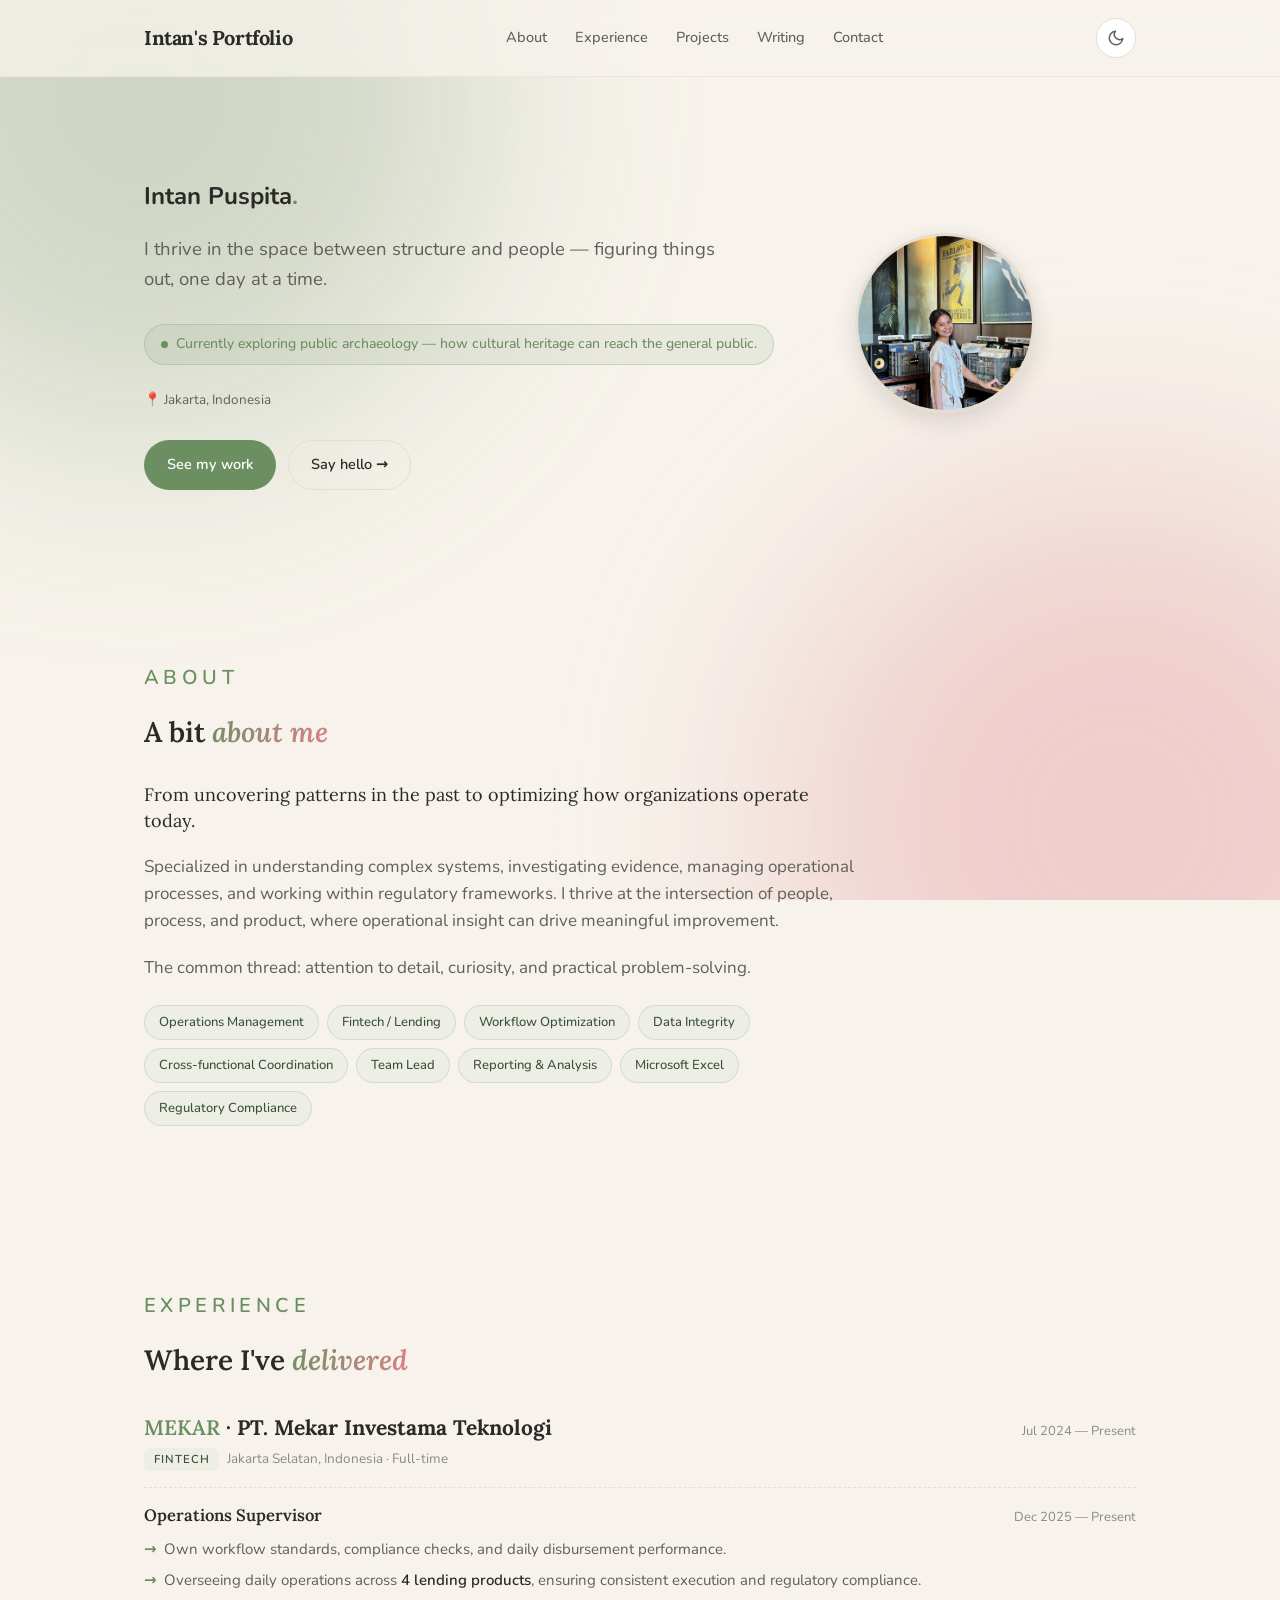
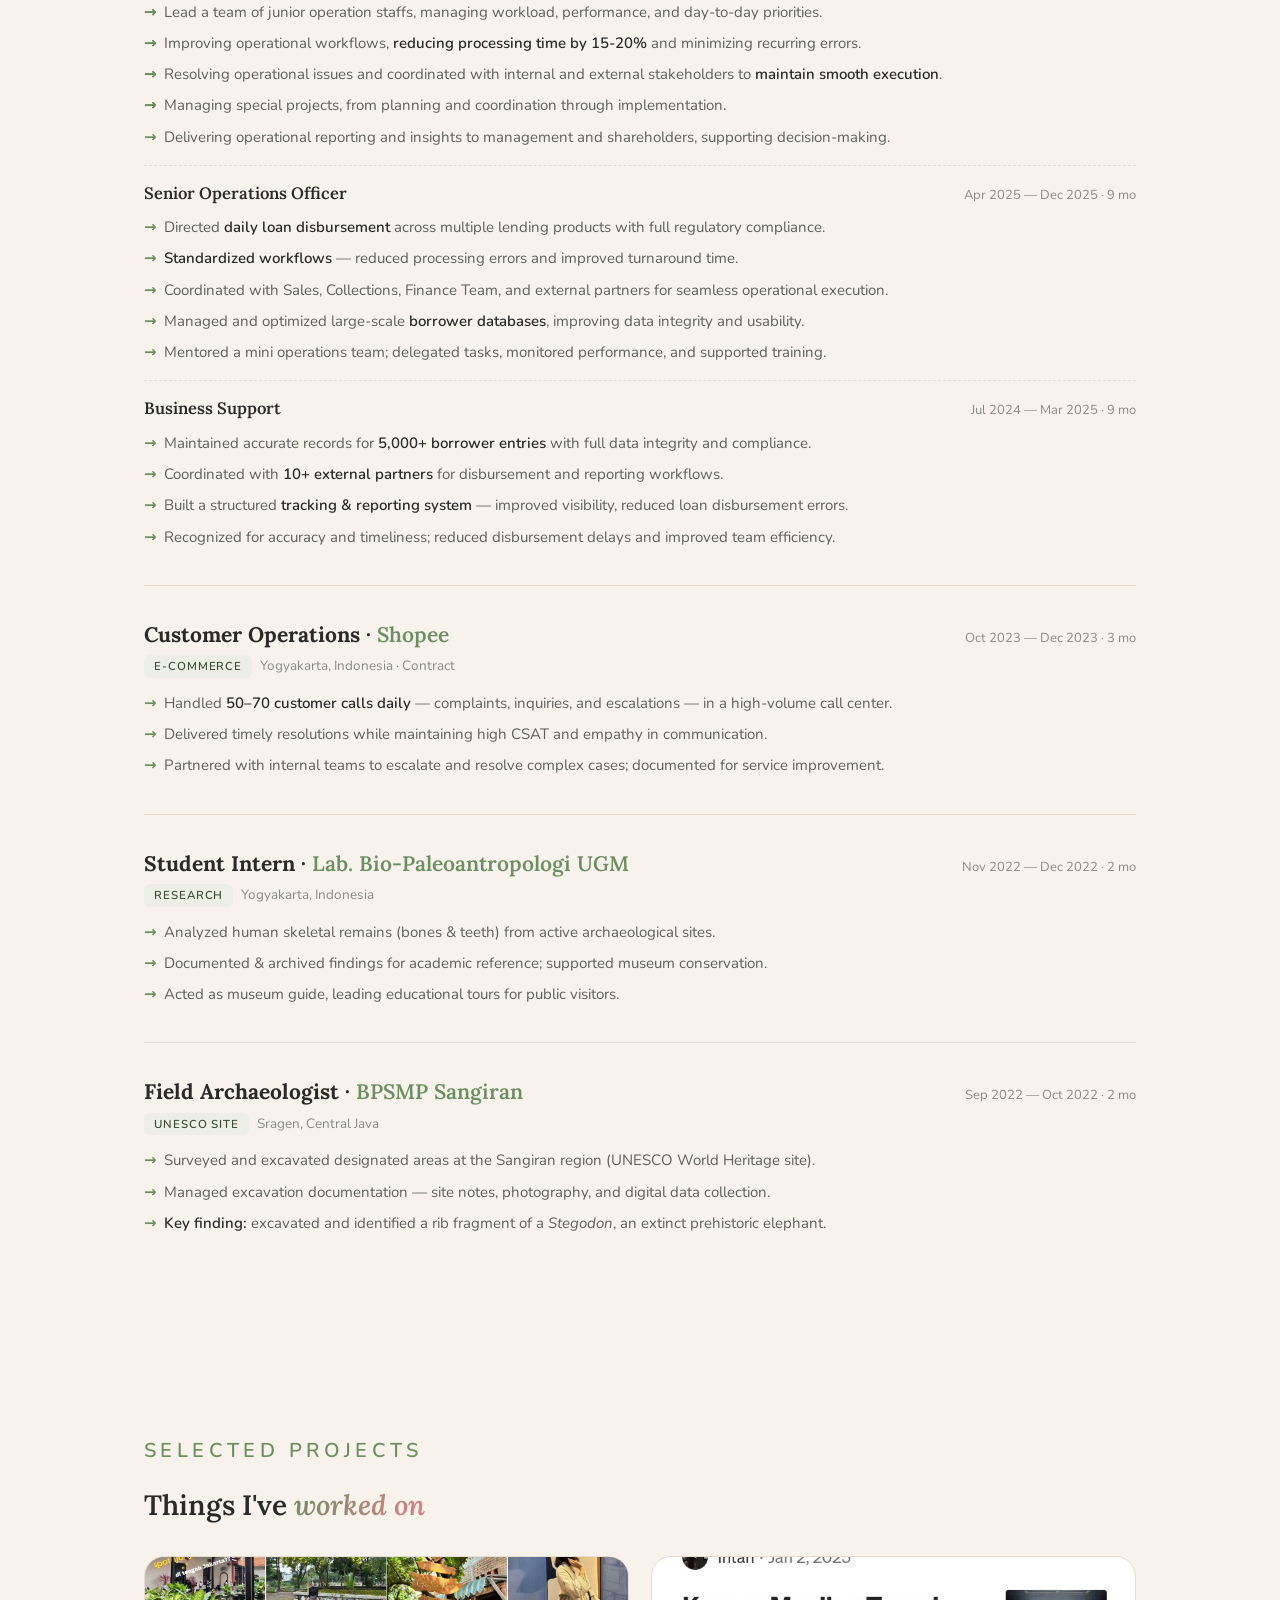
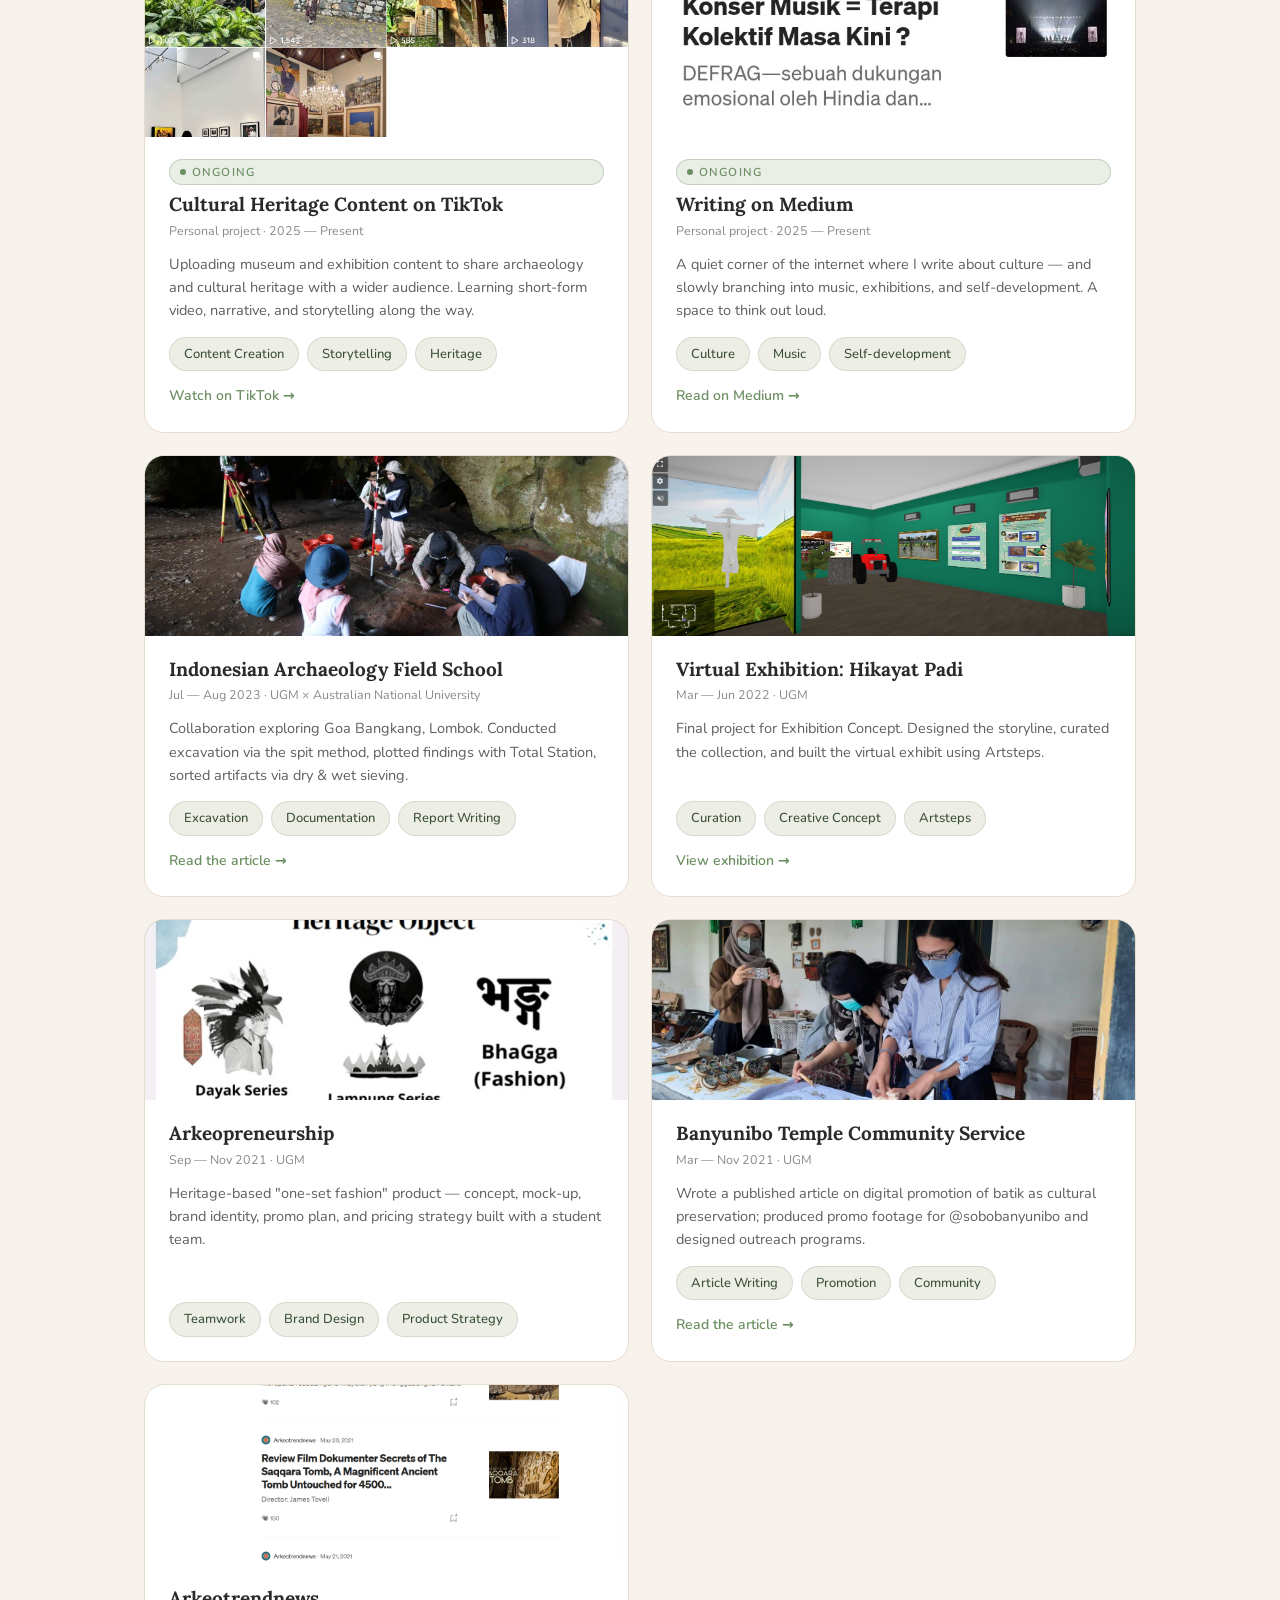
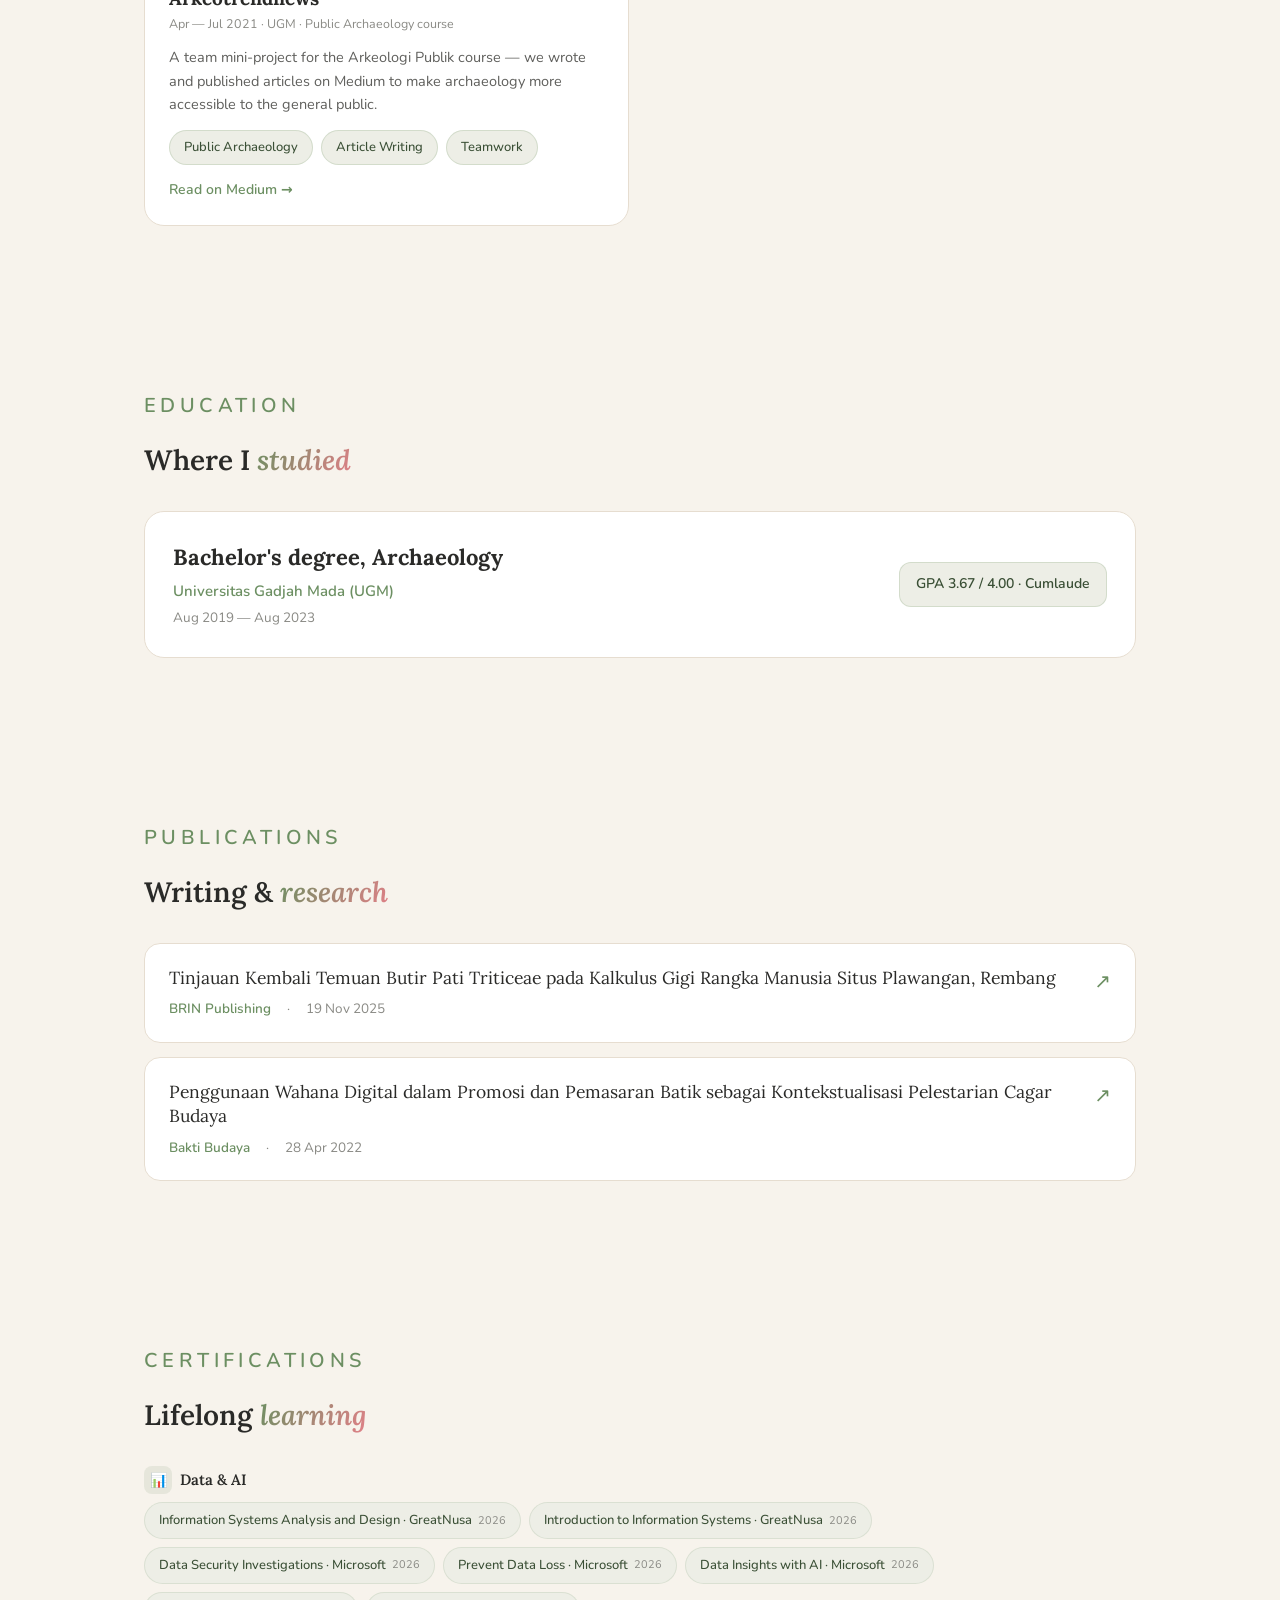
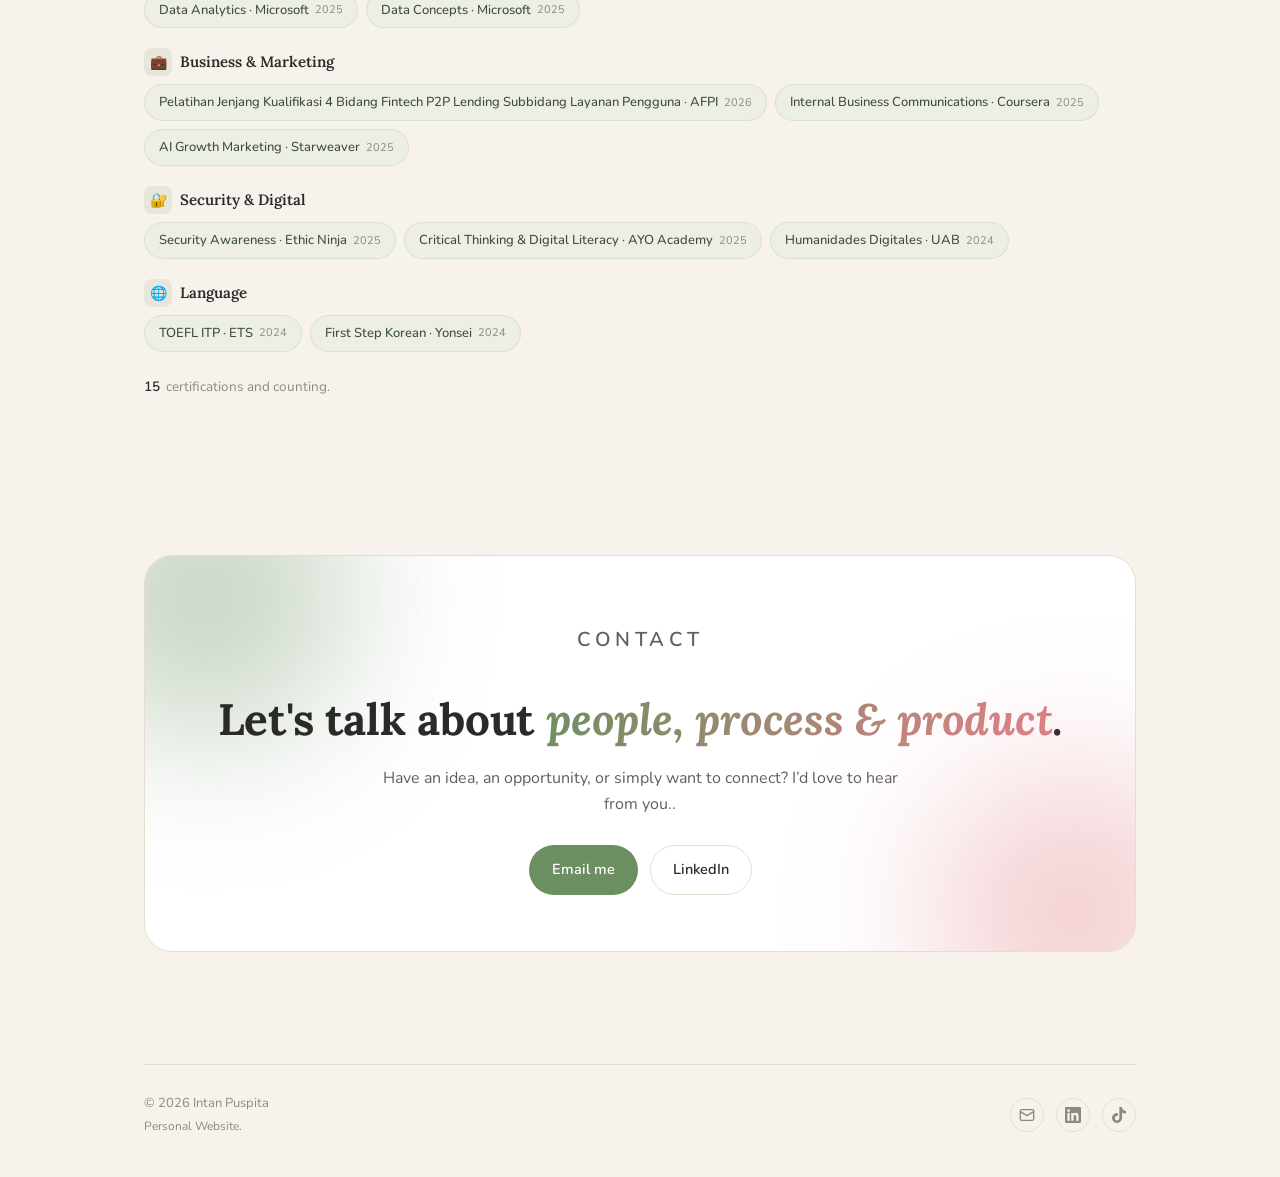
<file: index.html>
<!DOCTYPE html>
<html lang="en">
<head>
<meta charset="UTF-8" />
<meta name="viewport" content="width=device-width, initial-scale=1.0" />
<title>Intan Puspita Portfolio</title>
<meta name="description" content="Intan Puspita — Personal Website." />
<meta property="og:title" content="Intan Puspita — Personal Website" />
<meta property="og:type" content="website" />
<meta name="twitter:card" content="summary_large_image" />
<meta name="twitter:title" content="Intan Puspita — Personal Website" />
<link rel="preconnect" href="https://fonts.googleapis.com" />
<link rel="preconnect" href="https://fonts.gstatic.com" crossorigin />
<link href="https://fonts.googleapis.com/css2?family=Nunito:wght@400;500;600;700&family=Lora:ital,wght@0,400;0,600;0,700;1,400;1,600&display=swap" rel="stylesheet" />
<script>
  (function() {
    const saved = localStorage.getItem('theme');
    const prefersDark = window.matchMedia('(prefers-color-scheme: dark)').matches;
    document.documentElement.dataset.theme = saved || (prefersDark ? 'dark' : 'light');
  })();
</script>
<style>
  :root {
    --sage-200: #c8dac0;  --sage-300: #a7c29b;  --sage-400: #89ab7c;
    --sage-500: #6c8f62;  --sage-600: #54724d;
    --pink-200: #f5c7c9;  --pink-300: #eda4a8;  --pink-400: #e08087;
  }
  [data-theme="light"] {
    --bg: #f7f3ec; --surface: #ffffff; --border: #e6ddd0;
    --text: #2a2a28; --text-soft: #5f5f5c; --muted: #8a8a85;
    --accent: var(--sage-500); --accent-2: var(--pink-400);
    --chip-bg: #edeee6; --chip-text: #3a4f35;
  }
  [data-theme="dark"] {
    --bg: #1b1f1c; --surface: #23282a; --border: #353c38;
    --text: #ece7dc; --text-soft: #bfb9ad; --muted: #8f8a7e;
    --accent: #a7c29b; --accent-2: #eda4a8;
    --chip-bg: #2e3431; --chip-text: #cfd9c7;
  }
  * { box-sizing: border-box; }
  html { scroll-behavior: smooth; }
  body {
    font-family: 'Nunito', system-ui, sans-serif;
    background: var(--bg); color: var(--text);
    margin: 0; line-height: 1.6;
    -webkit-font-smoothing: antialiased;
    transition: background .4s ease, color .4s ease;
  }
  .font-display { font-family: 'Lora', Georgia, serif; letter-spacing: -0.005em; }
  .container { max-width: 1040px; margin: 0 auto; padding: 0 24px; }

  .bg-art { position: fixed; inset: 0; z-index: -1; overflow: hidden; pointer-events: none; }
  .bg-art::before, .bg-art::after {
    content: ''; position: absolute; width: 680px; height: 680px;
    border-radius: 50%; filter: blur(120px);
    transition: opacity .4s ease;
  }
  .bg-art::before { background: var(--accent); top: -240px; left: -200px; opacity: .28; }
  .bg-art::after  { background: var(--accent-2); bottom: -260px; right: -180px; opacity: .32; }
  [data-theme="dark"] .bg-art::before, [data-theme="dark"] .bg-art::after { opacity: .18; }

  /* NAV */
  header.nav {
    position: sticky; top: 0; z-index: 40;
    backdrop-filter: blur(12px);
    background: color-mix(in srgb, var(--bg) 75%, transparent);
    border-bottom: 1px solid color-mix(in srgb, var(--border) 60%, transparent);
  }
  nav { display: flex; align-items: center; justify-content: space-between; padding: 18px 0; }
  .brand {
    font-family: 'Lora', serif; font-weight: 700; font-size: 20px;
    color: var(--text); text-decoration: none; letter-spacing: -0.02em;
  }
  .brand span { color: var(--accent); }
  .nav-links { display: flex; gap: 28px; list-style: none; padding: 0; margin: 0; }
  .nav-links a {
    color: var(--text-soft); text-decoration: none; font-size: 14.5px; font-weight: 500;
    position: relative; transition: color .2s;
  }
  .nav-links a::after {
    content: ''; position: absolute; left: 0; bottom: -6px; width: 0; height: 2px;
    background: var(--accent); border-radius: 2px; transition: width .3s ease;
  }
  .nav-links a:hover { color: var(--text); }
  .nav-links a:hover::after { width: 100%; }
  .theme-toggle {
    width: 40px; height: 40px; border-radius: 50%;
    border: 1px solid var(--border); background: var(--surface);
    display: grid; place-items: center; cursor: pointer;
    color: var(--text-soft);
    transition: transform .25s ease, border-color .25s ease, color .2s;
  }
  .theme-toggle:hover { color: var(--text); border-color: var(--accent); transform: rotate(18deg); }
  .theme-toggle svg { width: 18px; height: 18px; }
  .theme-toggle .icon-sun { display: none; }
  [data-theme="dark"] .theme-toggle .icon-sun { display: block; }
  [data-theme="dark"] .theme-toggle .icon-moon { display: none; }

  /* HERO */
  .hero { padding: 80px 0 80px; }
  .eyebrow {
    text-transform: uppercase; letter-spacing: 0.22em; font-size: 20px;
    color: var(--accent); font-weight: 600; margin-bottom: 16px;
  }
  .-title {
    font-family: 'Lora', serif; font-weight: 470;
    font-size: clamp(54px, 6.4vw, 72px); line-height: 1.06;
    margin: 0 0 18px;
  }
  .hero-title em {
    font-style: italic; font-weight: 470;
    background: linear-gradient(120deg, var(--accent), var(--accent-2));
    -webkit-background-clip: text; background-clip: text; color: transparent;
  }
  .hero-dot { color: var(--accent); }
  .hero-descriptors {
    font-size: 14px; text-transform: uppercase; letter-spacing: .22em;
    color: var(--muted); font-weight: 300; margin: 12px 0 16px;
  }
  .hero-sub {
    font-size: 18.5px; color: var(--text-soft);
    max-width: 580px; margin: 0 0 30px;
  }
  .hero-meta {
    display: flex; flex-wrap: wrap; gap: 8px 24px;
    font-size: 13.5px; color: var(--text-soft); margin-bottom: 30px;
  }
  .hero-meta span { display: inline-flex; align-items: center; gap: 6px; }
  .hero-meta .dot-sep { color: var(--muted); }
  .btn-row { display: flex; gap: 12px; flex-wrap: wrap; }
  .btn {
    display: inline-flex; align-items: center; gap: 8px;
    padding: 12px 22px; border-radius: 999px; font-weight: 600; font-size: 14.5px;
    text-decoration: none; transition: transform .2s, background .2s, color .2s, border-color .2s;
    border: 1px solid transparent; cursor: pointer;
  }
  .btn-primary { background: var(--accent); color: #fff; }
  .btn-primary:hover { transform: translateY(-2px); background: var(--sage-600); }
  [data-theme="dark"] .btn-primary { color: #1b1f1c; }
  [data-theme="dark"] .btn-primary:hover { background: #bcd1b1; }
  .btn-ghost { border-color: var(--border); color: var(--text); background: transparent; }
  .btn-ghost:hover { border-color: var(--accent); color: var(--accent); transform: translateY(-2px); }

  .hero .container {
  display: flex;
  align-items: center;
  justify-content: space-between;
  gap: 48px;
  flex-wrap: wrap;
}
.hero-text { flex: 1 1 480px; }
.hero-photo {
  flex: 0 0 auto;
  width: 180px;
  height: 180px;
  border-radius: 50%;
  object-fit: cover;
  object-position: center 40%;
  border: 3px solid var(--border);
  box-shadow: 0 8px 24px rgba(0,0,0,0.12);
}
@media (max-width: 720px) {
  .hero .container { flex-direction: column-reverse; text-align: center; }
  .hero-meta, .btn-row { justify-content: center; }
  .hero-photo { width: 120px; height: 120px; }
}
  
  section { padding: 72px 0; }
  .section-head { margin-bottom: 28px; }
  .section-head h2 {
    font-family: 'Lora', serif; font-weight: 600;
    font-size: clamp(22px, 3vw, 28px); margin: 6px 0 0;
  }
  .section-head h2 em {
    font-style: italic;
    background: linear-gradient(120deg, var(--accent), var(--accent-2));
    -webkit-background-clip: text; background-clip: text; color: transparent;
  }

  /* ABOUT */
  .about { max-width: 720px; font-size: 17px; color: var(--text-soft); }
  .about p { margin: 0 0 20px; }
  .about .lead {
    color: var(--text); font-size: 18px;
    font-family: 'Lora', serif; line-height: 1.4; margin-bottom: 20px;
  }
  .chips { display: flex; flex-wrap: wrap; gap: 8px; margin-top: 24px; }
  .chip {
    background: var(--chip-bg); color: var(--chip-text);
    padding: 6px 14px; border-radius: 999px; font-size: 13px; font-weight: 500;
    border: 1px solid color-mix(in srgb, var(--accent) 20%, transparent);
  }

  /* EXPERIENCE - compact, sell-off style */
  .xp-list-wrap { display: flex; flex-direction: column; gap: 32px; }
  .xp-card {
    padding-bottom: 28px; border-bottom: 1px solid var(--border);
  }
  .xp-card:last-child { border-bottom: none; }
  .xp-role-head {
    display: flex; flex-wrap: wrap; align-items: baseline; justify-content: space-between; gap: 8px;
    margin-bottom: 4px;
  }
  .xp-role-head h3 {
    font-family: 'Lora', serif; font-size: 21px; margin: 0; color: var(--text);
  }
  .xp-role-head .co { color: var(--accent); font-weight: 600; }
  .xp-date { font-size: 13px; color: var(--muted); white-space: nowrap; }
  .xp-loc { font-size: 13.5px; color: var(--muted); margin-bottom: 14px; }
  .xp-loc .tag {
    display: inline-block; padding: 2px 10px; border-radius: 6px;
    background: var(--chip-bg); color: var(--chip-text);
    font-size: 11.5px; font-weight: 600; margin-right: 8px;
    text-transform: uppercase; letter-spacing: .08em;
  }
  .xp-bullets { list-style: none; padding: 0; margin: 10px 0 0; }
  .xp-bullets li {
    position: relative; padding-left: 20px; margin-bottom: 8px;
    color: var(--text-soft); font-size: 15px; line-height: 1.55;
  }
  .xp-bullets li::before {
    content: '→'; position: absolute; left: 0; top: 0;
    color: var(--accent); font-weight: 700;
  }
  .xp-bullets strong { color: var(--text); font-weight: 600; }
  .sub-role {
    margin-top: 16px; padding-top: 14px;
    border-top: 1px dashed var(--border);
  }
  .sub-role:first-of-type { margin-top: 8px; padding-top: 0; border-top: none; }
  .sub-role-head {
    display: flex; flex-wrap: wrap; align-items: baseline; justify-content: space-between; gap: 8px;
    margin-bottom: 2px;
  }
  .sub-role-head h4 {
    font-family: 'Lora', serif; font-size: 16.5px;
    margin: 0; color: var(--text); font-weight: 600;
  }

  /* PROJECTS with photos */
  .projects { display: grid; grid-template-columns: 1fr 1fr; gap: 22px; }
  @media (max-width: 780px) { .projects { grid-template-columns: 1fr; } }
  .project {
    background: var(--surface);
    border: 1px solid var(--border);
    border-radius: 20px; overflow: hidden;
    transition: transform .3s, border-color .3s, box-shadow .3s;
    display: flex; flex-direction: column;
  }
  .project:hover {
    transform: translateY(-4px);
    border-color: color-mix(in srgb, var(--accent) 50%, var(--border));
    box-shadow: 0 18px 40px -24px color-mix(in srgb, var(--accent) 55%, transparent);
  }
  .project-thumb {
    position: relative; height: 180px;
    overflow: hidden;
  }
  .thumb-1 { background: linear-gradient(135deg, var(--sage-300), var(--pink-200)); }
  .thumb-2 { background: linear-gradient(135deg, var(--pink-300), var(--sage-200)); }
  .thumb-3 { background: linear-gradient(135deg, var(--sage-400), var(--pink-300)); }
  .thumb-4 { background: linear-gradient(135deg, var(--pink-400), var(--sage-300)); }
  .thumb-5 { background: linear-gradient(135deg, var(--sage-200), var(--pink-300)); }
  .thumb-6 { background: linear-gradient(135deg, var(--pink-200), var(--sage-400)); }
  .project-visit {
    display: inline-flex; align-items: center; gap: 6px;
    color: var(--accent); font-weight: 600; font-size: 14px;
    text-decoration: none; margin-top: auto;
    transition: color .2s, transform .2s;
  }
  .project-visit:hover { color: var(--accent-2); transform: translateX(3px); }
  .project-ongoing {
    display: inline-flex; align-items: center; gap: 6px;
    font-size: 11.5px; font-weight: 600; color: var(--accent);
    text-transform: uppercase; letter-spacing: .1em;
    padding: 3px 10px; border-radius: 999px;
    background: color-mix(in srgb, var(--accent) 15%, transparent);
    border: 1px solid color-mix(in srgb, var(--accent) 30%, transparent);
    margin-bottom: 8px;
  }
  .project-ongoing::before {
    content: ''; width: 6px; height: 6px; border-radius: 50%;
    background: var(--accent); display: inline-block;
    animation: pulse 2s ease-in-out infinite;
  }
  @keyframes pulse {
    0%, 100% { opacity: 1; transform: scale(1); }
    50% { opacity: .5; transform: scale(1.3); }
  }
  .project-thumb img {
    position: absolute; inset: 0;
    width: 100%; height: 100%; object-fit: cover;
    transition: transform .5s ease;
  }
  .project:hover .project-thumb img { transform: scale(1.04); }
  .project-thumb .thumb-label {
    position: absolute; inset: 0;
    display: grid; place-items: center;
    font-family: 'Lora', serif;
    font-size: 56px; font-weight: 700;
    color: rgba(255,255,255,0.55);
    pointer-events: none;
  }
  .project-body { padding: 22px 24px 24px; flex: 1; display: flex; flex-direction: column; }
  .project h3 {
    font-family: 'Lora', serif; font-size: 19px; margin: 0 0 4px;
    color: var(--text); line-height: 1.25;
  }
  .project .p-date { font-size: 12.5px; color: var(--muted); margin-bottom: 12px; }
  .project p { color: var(--text-soft); font-size: 14.5px; margin: 0 0 14px; flex: 1; }

  /* EDUCATION */
  .edu-card {
    background: var(--surface); border: 1px solid var(--border);
    border-radius: 20px; padding: 28px;
    display: flex; justify-content: space-between; flex-wrap: wrap; gap: 16px; align-items: center;
  }
  .edu-card h3 { font-family: 'Lora', serif; margin: 0 0 4px; font-size: 22px; }
  .edu-card .school { color: var(--accent); font-weight: 600; font-size: 15px; }
  .edu-card .meta { color: var(--muted); font-size: 13.5px; margin-top: 4px; }
  .edu-card .gpa {
    background: var(--chip-bg); color: var(--chip-text);
    padding: 10px 16px; border-radius: 12px; font-size: 14px; font-weight: 600;
    border: 1px solid color-mix(in srgb, var(--accent) 20%, transparent);
    white-space: nowrap;
  }

  /* PUBLICATIONS - clickable cards */
  .pub-list { display: grid; grid-template-columns: 1fr; gap: 14px; }
  .pub-card {
    background: var(--surface); border: 1px solid var(--border);
    border-radius: 16px; padding: 22px 24px;
    text-decoration: none; color: inherit; display: block;
    transition: transform .2s, border-color .2s, box-shadow .2s;
    position: relative;
  }
  .pub-card:hover {
    transform: translateY(-2px);
    border-color: color-mix(in srgb, var(--accent) 50%, var(--border));
    box-shadow: 0 10px 30px -20px color-mix(in srgb, var(--accent) 60%, transparent);
  }
  .pub-card .pub-title {
    font-family: 'Lora', serif; font-size: 17.5px;
    color: var(--text); line-height: 1.4; margin: 0 0 8px;
    padding-right: 30px;
  }
  .pub-card .pub-meta {
    display: flex; flex-wrap: wrap; gap: 8px 16px;
    font-size: 13.5px; color: var(--muted);
  }
  .pub-card .pub-journal { color: var(--accent); font-weight: 600; }
  .pub-card::after {
    content: '↗'; position: absolute; top: 22px; right: 24px;
    color: var(--accent); font-size: 20px; font-weight: 500;
    transition: transform .2s;
  }
  .pub-card:hover::after { transform: translate(3px, -3px); }

  /* CERTIFICATIONS - grouped chips */
  .cert-groups { display: flex; flex-direction: column; gap: 20px; }
  .cert-group-label {
    font-family: 'Lora', serif; font-size: 15px; font-weight: 600;
    color: var(--text); margin: 0 0 8px;
    display: flex; align-items: center; gap: 8px;
  }
  .cert-group-label .cert-icon {
    display: inline-flex; align-items: center; justify-content: center;
    width: 28px; height: 28px; border-radius: 8px;
    background: color-mix(in srgb, var(--accent) 12%, transparent);
    color: var(--accent); font-size: 14px; flex-shrink: 0;
  }
  .cert-chips { display: flex; flex-wrap: wrap; gap: 8px; }
  .cert-chip {
    display: inline-flex; align-items: center; gap: 6px;
    background: var(--chip-bg); color: var(--chip-text);
    padding: 7px 14px; border-radius: 999px; font-size: 13px; font-weight: 500;
    border: 1px solid color-mix(in srgb, var(--accent) 15%, transparent);
    transition: border-color .2s, transform .2s;
    text-decoration: none; cursor: pointer;
  }
  .cert-chip:hover {
    border-color: color-mix(in srgb, var(--accent) 45%, transparent);
    transform: translateY(-1px);
    color: var(--accent);
  }
  .cert-chip .cert-yr {
    font-size: 11px; color: var(--muted); font-weight: 400;
  }
  .cert-count {
    display: inline-flex; align-items: center; gap: 6px;
    font-size: 13.5px; color: var(--muted); margin-top: 4px;
  }
  .cert-count strong { color: var(--text); font-weight: 600; }

  /* CONTACT */
  .contact-card {
    background: var(--surface); border: 1px solid var(--border);
    border-radius: 28px; padding: 56px 32px;
    text-align: center;
    position: relative; overflow: hidden;
  }
  .contact-card::before, .contact-card::after {
    content: ''; position: absolute;
    width: 280px; height: 280px; border-radius: 50%;
    filter: blur(80px); opacity: .4;
  }
  .contact-card::before { background: var(--accent); top: -100px; left: -80px; }
  .contact-card::after  { background: var(--accent-2); bottom: -100px; right: -80px; }
  [data-theme="dark"] .contact-card::before,
  [data-theme="dark"] .contact-card::after { opacity: .25; }
  .contact-card > * { position: relative; }
  .contact-card p { color: var(--text-soft); max-width: 520px; margin: 12px auto 28px; }

  footer {
    padding: 28px 0 40px; color: var(--muted); font-size: 13px;
    display: flex; justify-content: space-between; flex-wrap: wrap; gap: 12px;
    border-top: 1px solid var(--border); margin-top: 40px;
  }

  /* CURRENTLY line */
  .currently {
    display: inline-flex; align-items: center; gap: 8px;
    font-size: 14px; color: var(--accent); font-weight: 500;
    padding: 8px 16px; border-radius: 999px;
    background: color-mix(in srgb, var(--accent) 10%, transparent);
    border: 1px solid color-mix(in srgb, var(--accent) 25%, transparent);
    margin: 0 0 24px;
  }
  .currently::before {
    content: ''; width: 7px; height: 7px; border-radius: 50%;
    background: var(--accent); display: inline-block; flex-shrink: 0;
    animation: pulse 2s ease-in-out infinite;
  }

  /* SCROLL INDICATOR */
  .scroll-hint {
    display: flex; flex-direction: column; align-items: center; gap: 6px;
    margin-top: 48px; color: var(--muted); font-size: 12px;
    letter-spacing: .1em; text-transform: uppercase;
  }
  .scroll-hint svg {
    width: 20px; height: 20px;
    animation: bobDown 2s ease-in-out infinite;
  }
  @keyframes bobDown {
    0%, 100% { transform: translateY(0); opacity: .6; }
    50% { transform: translateY(6px); opacity: 1; }
  }

  /* HAMBURGER MENU */
  .hamburger {
    display: none; background: none; border: none; cursor: pointer;
    color: var(--text-soft); padding: 4px; margin-left: 12px;
  }
  .hamburger svg { width: 24px; height: 24px; }
  @media (max-width: 820px) {
    .hamburger { display: block; }
    .nav-links {
      display: none; position: absolute; top: 100%; left: 0; right: 0;
      flex-direction: column; gap: 0; padding: 12px 24px 20px;
      background: color-mix(in srgb, var(--bg) 95%, transparent);
      backdrop-filter: blur(16px);
      border-bottom: 1px solid var(--border);
    }
    .nav-links.open { display: flex; }
    .nav-links a { padding: 10px 0; font-size: 16px; }
    .nav-links a::after { display: none; }
  }

  /* FOOTER SOCIAL */
  .footer-social { display: flex; gap: 12px; align-items: center; }
  .footer-social a {
    display: grid; place-items: center;
    width: 34px; height: 34px; border-radius: 50%;
    border: 1px solid var(--border); color: var(--muted);
    text-decoration: none; transition: color .2s, border-color .2s;
  }
  .footer-social a:hover { color: var(--accent); border-color: var(--accent); }
  .footer-social svg { width: 16px; height: 16px; }

  .reveal { opacity: 0; transform: translateY(16px); transition: opacity .7s ease, transform .7s ease; }
  .reveal.show { opacity: 1; transform: translateY(0); }
</style>
</head>
<body>
  <div class="bg-art" aria-hidden="true"></div>

  <header class="nav">
    <div class="container">
      <nav>
        <a href="#top" class="brand">Intan's<span> </span>Portfolio</a>
        <ul class="nav-links">
          <li><a href="#about">About</a></li>
          <li><a href="#experience">Experience</a></li>
          <li><a href="#projects">Projects</a></li>
          <li><a href="#writing">Writing</a></li>
          <li><a href="#contact">Contact</a></li>
        </ul>
        <div style="display:flex;align-items:center;">
        <button id="themeToggle" class="theme-toggle" aria-label="Toggle theme">
          <svg class="icon-moon" viewBox="0 0 24 24" fill="none" stroke="currentColor" stroke-width="2" stroke-linecap="round" stroke-linejoin="round"><path d="M21 12.79A9 9 0 1 1 11.21 3 7 7 0 0 0 21 12.79Z"/></svg>
          <svg class="icon-sun" viewBox="0 0 24 24" fill="none" stroke="currentColor" stroke-width="2" stroke-linecap="round" stroke-linejoin="round"><circle cx="12" cy="12" r="4"/><path d="M12 2v2M12 20v2M4.93 4.93l1.41 1.41M17.66 17.66l1.41 1.41M2 12h2M20 12h2M4.93 19.07l1.41-1.41M17.66 6.34l1.41-1.41"/></svg>
        </button>
        <button id="menuToggle" class="hamburger" aria-label="Open menu">
          <svg viewBox="0 0 24 24" fill="none" stroke="currentColor" stroke-width="2" stroke-linecap="round"><path d="M4 7h16M4 12h16M4 17h16"/></svg>
        </button>
        </div>
      </nav>
    </div>
  </header>

  <!-- HERO -->
  <section id="top" class="hero">
    <div class="container reveal">
      <div class="hero-text">
        <h1 class="hero-title">Intan Puspita<span class="hero-dot">.</span></h1>
        <p class="hero-sub">I thrive in the space between structure and people — figuring things out, one day at a time.</p>
        <p class="currently">Currently exploring public archaeology — how cultural heritage can reach the general public.</p>
        <div class="hero-meta">
          <span>📍 Jakarta, Indonesia</span>
        </div>
        <div class="btn-row">
          <a class="btn btn-primary" href="#experience">See my work</a>
          <a class="btn btn-ghost" href="#contact">Say hello →</a>
        </div>
      </div>

      <img src="images/profile.jpg" alt="Intan Puspita" class="hero-photo" />

      <div class="scroll-hint">
        <span>scroll</span>
        <svg viewBox="0 0 24 24" fill="none" stroke="currentColor" stroke-width="2" stroke-linecap="round" stroke-linejoin="round"><path d="M12 5v14M19 12l-7 7-7-7"/></svg>
      </div>
    </div>
  </section>

  <!-- ABOUT -->
  <section id="about">
    <div class="container">
      <div class="section-head reveal">
        <p class="eyebrow">About</p>
        <h2>A bit <em>about me</em></h2>
      </div>
      <div class="about reveal">
        <p class="lead">From uncovering patterns in the past to optimizing how organizations operate today.</p>
        <p>Specialized in understanding complex systems, investigating evidence, managing operational processes, and working within regulatory frameworks. I thrive at the intersection of people, process, and product, where operational insight can drive meaningful improvement.</p>
        <p>The common thread: attention to detail, curiosity, and practical problem-solving.</p>
        <div class="chips">
          <span class="chip">Operations Management</span>
          <span class="chip">Fintech / Lending</span>
          <span class="chip">Workflow Optimization</span>
          <span class="chip">Data Integrity</span>
          <span class="chip">Cross-functional Coordination</span>
          <span class="chip">Team Lead</span>
          <span class="chip">Reporting &amp; Analysis</span>
          <span class="chip">Microsoft Excel</span>
          <span class="chip">Regulatory Compliance</span>
        </div>
      </div>
    </div>
  </section>

  <!-- EXPERIENCE -->
  <section id="experience">
    <div class="container">
      <div class="section-head reveal">
        <p class="eyebrow">Experience</p>
        <h2>Where I've <em>delivered</em></h2>
      </div>
      <div class="xp-list-wrap reveal">

        <!-- MEKAR -->
        <div class="xp-card">
          <div class="xp-role-head">
            <h3><span class="co">MEKAR</span> · PT. Mekar Investama Teknologi</h3>
            <span class="xp-date">Jul 2024 — Present</span>
          </div>
          <div class="xp-loc"><span class="tag">Fintech</span>Jakarta Selatan, Indonesia · Full-time</div>

          <div class="sub-role">
            <div class="sub-role-head">
              <h4>Operations Supervisor</h4>
              <span class="xp-date">Dec 2025 — Present</span>
            </div>
            <ul class="xp-bullets">
              <li>Own workflow standards, compliance checks, and daily disbursement performance.</li>
              <li>Overseeing daily operations across <strong>4 lending products</strong>, ensuring consistent execution and regulatory compliance.<li>
              <li>Lead a team of junior operation staffs, managing workload, performance, and day-to-day priorities.<li>
              <li>Improving operational workflows, <strong>reducing processing time by 15-20%</strong> and minimizing recurring errors.<li>
              <li>Resolving operational issues and coordinated with internal and external stakeholders to <strong>maintain smooth execution</strong>.<li>
              <li>Managing special projects, from planning and coordination through implementation.</li>
              <li>Delivering operational reporting and insights to management and shareholders, supporting decision-making.</li>
            </ul>
          </div>

          <div class="sub-role">
            <div class="sub-role-head">
              <h4>Senior Operations Officer</h4>
              <span class="xp-date">Apr 2025 — Dec 2025 · 9 mo</span>
            </div>
            <ul class="xp-bullets">
              <li>Directed <strong>daily loan disbursement</strong> across multiple lending products with full regulatory compliance.</li>
              <li><strong>Standardized workflows</strong> — reduced processing errors and improved turnaround time.</li>
              <li>Coordinated with Sales, Collections, Finance Team, and external partners for seamless operational execution.</li>
              <li>Managed and optimized large-scale <strong>borrower databases</strong>, improving data integrity and usability.</li>
              <li>Mentored a mini operations team; delegated tasks, monitored performance, and supported training.</li>
            </ul>
          </div>

          <div class="sub-role">
            <div class="sub-role-head">
              <h4>Business Support</h4>
              <span class="xp-date">Jul 2024 — Mar 2025 · 9 mo</span>
            </div>
            <ul class="xp-bullets">
              <li>Maintained accurate records for <strong>5,000+ borrower entries</strong> with full data integrity and compliance.</li>
              <li>Coordinated with <strong>10+ external partners</strong> for disbursement and reporting workflows.</li>
              <li>Built a structured <strong>tracking &amp; reporting system</strong> — improved visibility, reduced loan disbursement errors.</li>
              <li>Recognized for accuracy and timeliness; reduced disbursement delays and improved team efficiency.</li>
            </ul>
          </div>
        </div>

        <!-- SHOPEE -->
        <div class="xp-card">
          <div class="xp-role-head">
            <h3>Customer Operations · <span class="co">Shopee</span></h3>
            <span class="xp-date">Oct 2023 — Dec 2023 · 3 mo</span>
          </div>
          <div class="xp-loc"><span class="tag">E-commerce</span>Yogyakarta, Indonesia · Contract</div>
          <ul class="xp-bullets">
            <li>Handled <strong>50–70 customer calls daily</strong> — complaints, inquiries, and escalations — in a high-volume call center.</li>
            <li>Delivered timely resolutions while maintaining high CSAT and empathy in communication.</li>
            <li>Partnered with internal teams to escalate and resolve complex cases; documented for service improvement.</li>
          </ul>
        </div>

        <!-- UGM LAB -->
        <div class="xp-card">
          <div class="xp-role-head">
            <h3>Student Intern · <span class="co">Lab. Bio-Paleoantropologi UGM</span></h3>
            <span class="xp-date">Nov 2022 — Dec 2022 · 2 mo</span>
          </div>
          <div class="xp-loc"><span class="tag">Research</span>Yogyakarta, Indonesia</div>
          <ul class="xp-bullets">
            <li>Analyzed human skeletal remains (bones &amp; teeth) from active archaeological sites.</li>
            <li>Documented &amp; archived findings for academic reference; supported museum conservation.</li>
            <li>Acted as museum guide, leading educational tours for public visitors.</li>
          </ul>
        </div>

        <!-- SANGIRAN -->
        <div class="xp-card">
          <div class="xp-role-head">
            <h3>Field Archaeologist · <span class="co">BPSMP Sangiran</span></h3>
            <span class="xp-date">Sep 2022 — Oct 2022 · 2 mo</span>
          </div>
          <div class="xp-loc"><span class="tag">UNESCO Site</span>Sragen, Central Java</div>
          <ul class="xp-bullets">
            <li>Surveyed and excavated designated areas at the Sangiran region (UNESCO World Heritage site).</li>
            <li>Managed excavation documentation — site notes, photography, and digital data collection.</li>
            <li><strong>Key finding:</strong> excavated and identified a rib fragment of a <em>Stegodon</em>, an extinct prehistoric elephant.</li>
          </ul>
        </div>

      </div>
    </div>
  </section>

  <!-- PROJECTS -->
  <section id="projects">
    <div class="container">
      <div class="section-head reveal">
        <p class="eyebrow">Selected projects</p>
        <h2>Things I've <em>worked on</em></h2>
      </div>
      <div class="projects">

        <article class="project reveal">
          <div class="project-thumb thumb-5">
            <span class="thumb-label">01</span>
            <img src="images/TikTok.jpg" alt="@berryberrykoo TikTok" loading="lazy" onerror="this.remove()" />
          </div>
          <div class="project-body">
            <span class="project-ongoing">Ongoing</span>
            <h3>Cultural Heritage Content on TikTok</h3>
            <div class="p-date">Personal project · 2025 — Present</div>
            <p>Uploading museum and exhibition content to share archaeology and cultural heritage with a wider audience. Learning short-form video, narrative, and storytelling along the way.</p>
            <div class="chips" style="margin: 0 0 14px;">
              <span class="chip">Content Creation</span>
              <span class="chip">Storytelling</span>
              <span class="chip">Heritage</span>
            </div>
            <a class="project-visit" href="https://www.tiktok.com/@berryberrykoo" target="_blank" rel="noopener">Watch on TikTok →</a>
          </div>
        </article>

        <article class="project reveal">
          <div class="project-thumb thumb-6">
            <span class="thumb-label">02</span>
            <img src="images/medium.jpg" alt="goldenrodiary on Medium" loading="lazy" onerror="this.remove()" />
          </div>
          <div class="project-body">
            <span class="project-ongoing">Ongoing</span>
            <h3>Writing on Medium</h3>
            <div class="p-date">Personal project · 2025 — Present</div>
            <p>A quiet corner of the internet where I write about culture — and slowly branching into music, exhibitions, and self-development. A space to think out loud.</p>
            <div class="chips" style="margin: 0 0 14px;">
              <span class="chip">Culture</span>
              <span class="chip">Music</span>
              <span class="chip">Self-development</span>
            </div>
            <a class="project-visit" href="https://medium.com/@intanpuspitaa77_86220" target="_blank" rel="noopener">Read on Medium →</a>
          </div>
        </article>

        <article class="project reveal">
          <div class="project-thumb thumb-1">
            <span class="thumb-label">03</span>
            <img src="images/inaf.jpg" alt="Indonesian Archaeology Field School" loading="lazy" onerror="this.remove()" />
          </div>
          <div class="project-body">
            <h3>Indonesian Archaeology Field School</h3>
            <div class="p-date">Jul — Aug 2023 · UGM × Australian National University</div>
            <p>Collaboration exploring Goa Bangkang, Lombok. Conducted excavation via the spit method, plotted findings with Total Station, sorted artifacts via dry &amp; wet sieving.</p>
            <div class="chips" style="margin: 0 0 14px;">
              <span class="chip">Excavation</span>
              <span class="chip">Documentation</span>
              <span class="chip">Report Writing</span>
            </div>
            <a class="project-visit" href="https://arkeologi.fib.ugm.ac.id/2025/06/05/prehistoric-archaeology-field-school-in-lombok-in-2023/" target="_blank" rel="noopener">Read the article →</a>
          </div>
        </article>

        <article class="project reveal">
          <div class="project-thumb thumb-2">
            <span class="thumb-label">04</span>
            <img src="images/virtual-exhibition.png" alt="Virtual Exhibition: Hikayat Padi" loading="lazy" onerror="this.remove()" />
          </div>
          <div class="project-body">
            <h3>Virtual Exhibition: Hikayat Padi</h3>
            <div class="p-date">Mar — Jun 2022 · UGM</div>
            <p>Final project for Exhibition Concept. Designed the storyline, curated the collection, and built the virtual exhibit using Artsteps.</p>
            <div class="chips" style="margin: 0 0 14px;">
              <span class="chip">Curation</span>
              <span class="chip">Creative Concept</span>
              <span class="chip">Artsteps</span>
            </div>
            <a class="project-visit" href="https://www.artsteps.com/view/627a86ab688f9e9e9bdcd6b3" target="_blank" rel="noopener">View exhibition →</a>
          </div>
        </article>

        <article class="project reveal">
          <div class="project-thumb thumb-3">
            <span class="thumb-label">05</span>
            <img src="images/arkeopreneurship.jpg" alt="Arkeopreneurship" loading="lazy" onerror="this.remove()" />
          </div>
          <div class="project-body">
            <h3>Arkeopreneurship</h3>
            <div class="p-date">Sep — Nov 2021 · UGM</div>
            <p>Heritage-based "one-set fashion" product — concept, mock-up, brand identity, promo plan, and pricing strategy built with a student team.</p>
            <div class="chips" style="margin:0;">
              <span class="chip">Teamwork</span>
              <span class="chip">Brand Design</span>
              <span class="chip">Product Strategy</span>
            </div>
          </div>
        </article>

        <article class="project reveal">
          <div class="project-thumb thumb-4">
            <span class="thumb-label">06</span>
            <img src="images/community-service.jpg" alt="Banyunibo Temple Community Service" loading="lazy" onerror="this.remove()" />
          </div>
          <div class="project-body">
            <h3>Banyunibo Temple Community Service</h3>
            <div class="p-date">Mar — Nov 2021 · UGM</div>
            <p>Wrote a published article on digital promotion of batik as cultural preservation; produced promo footage for @sobobanyunibo and designed outreach programs.</p>
            <div class="chips" style="margin: 0 0 14px;">
              <span class="chip">Article Writing</span>
              <span class="chip">Promotion</span>
              <span class="chip">Community</span>
            </div>
            <a class="project-visit" href="https://journal.ugm.ac.id/v3/BAKTI/article/view/4074" target="_blank" rel="noopener">Read the article →</a>
          </div>
        </article>

        <article class="project reveal">
          <div class="project-thumb thumb-1">
            <span class="thumb-label">07</span>
            <img src="images/arkeotrendnews.png" alt="Arkeotrendnews on Medium" loading="lazy" onerror="this.remove()" />
          </div>
          <div class="project-body">
            <h3>Arkeotrendnews</h3>
            <div class="p-date">Apr — Jul 2021 · UGM · Public Archaeology course</div>
            <p>A team mini-project for the Arkeologi Publik course — we wrote and published articles on Medium to make archaeology more accessible to the general public.</p>
            <div class="chips" style="margin: 0 0 14px;">
              <span class="chip">Public Archaeology</span>
              <span class="chip">Article Writing</span>
              <span class="chip">Teamwork</span>
            </div>
            <a class="project-visit" href="https://medium.com/@Arkeotrendnews" target="_blank" rel="noopener">Read on Medium →</a>
          </div>
        </article>

      </div>
    </div>
  </section>

  <!-- EDUCATION -->
  <section id="education">
    <div class="container">
      <div class="section-head reveal">
        <p class="eyebrow">Education</p>
        <h2>Where I <em>studied</em></h2>
      </div>
      <div class="edu-card reveal">
        <div>
          <h3>Bachelor's degree, Archaeology</h3>
          <div class="school">Universitas Gadjah Mada (UGM)</div>
          <div class="meta">Aug 2019 — Aug 2023</div>
        </div>
        <div class="gpa">GPA 3.67 / 4.00 · Cumlaude</div>
      </div>
    </div>
  </section>

  <!-- WRITING -->
  <section id="writing">
    <div class="container">
      <div class="section-head reveal">
        <p class="eyebrow">Publications</p>
        <h2>Writing &amp; <em>research</em></h2>
      </div>
      <div class="pub-list reveal">
        <a class="pub-card" href="https://ejournal.brin.go.id/berkalaarkeologi/article/view/11355" target="_blank" rel="noopener">
          <div class="pub-title">Tinjauan Kembali Temuan Butir Pati Triticeae pada Kalkulus Gigi Rangka Manusia Situs Plawangan, Rembang</div>
          <div class="pub-meta">
            <span class="pub-journal">BRIN Publishing</span>
            <span>·</span>
            <span>19 Nov 2025</span>
          </div>
        </a>
        <a class="pub-card" href="https://journal.ugm.ac.id/v3/BAKTI/article/view/4074" target="_blank" rel="noopener">
          <div class="pub-title">Penggunaan Wahana Digital dalam Promosi dan Pemasaran Batik sebagai Kontekstualisasi Pelestarian Cagar Budaya</div>
          <div class="pub-meta">
            <span class="pub-journal">Bakti Budaya</span>
            <span>·</span>
            <span>28 Apr 2022</span>
          </div>
        </a>
      </div>
    </div>
  </section>

  <!-- CERTIFICATIONS (photos only) -->
  <section id="certs">
    <div class="container">
      <div class="section-head reveal">
        <p class="eyebrow">Certifications</p>
        <h2>Lifelong <em>learning</em></h2>
      </div>
      <div class="cert-groups reveal">

        <!-- Data & AI -->
        <div>
          <p class="cert-group-label"><span class="cert-icon">📊</span> Data & AI</p>
          <div class="cert-chips">

            <a class="cert-chip" href="certs/information-systems-analysis-and-design.jpg" target="_blank" rel="noopener">Information Systems Analysis and Design · GreatNusa <span class="cert-yr">2026</span></a>
            <a class="cert-chip" href="certs/introduction-to-information-systems.jpg" target="_blank" rel="noopener">Introduction to Information Systems · GreatNusa <span class="cert-yr">2026</span></a>
            <a class="cert-chip" href="certs/data-security-investigations.jpg" target="_blank" rel="noopener">Data Security Investigations · Microsoft <span class="cert-yr">2026</span></a>
            <a class="cert-chip" href="certs/prevent-data-loss.jpg" target="_blank" rel="noopener">Prevent Data Loss · Microsoft <span class="cert-yr">2026</span></a>
            <a class="cert-chip" href="certs/data-insights.jpg" target="_blank" rel="noopener">Data Insights with AI · Microsoft <span class="cert-yr">2026</span></a>
            <a class="cert-chip" href="certs/data-analytics.jpg" target="_blank" rel="noopener">Data Analytics · Microsoft <span class="cert-yr">2025</span></a>
            <a class="cert-chip" href="certs/data-concepts.jpg" target="_blank" rel="noopener">Data Concepts · Microsoft <span class="cert-yr">2025</span></a>
          </div>
        </div>

        <!-- Business & Marketing -->
        <div>
          <p class="cert-group-label"><span class="cert-icon">💼</span> Business & Marketing</p>
          <div class="cert-chips">
            
            <a class="cert-chip" href="certs/layanan-pengguna.png" target="_blank" rel="noopener">Pelatihan Jenjang Kualifikasi 4 Bidang Fintech P2P Lending Subbidang Layanan Pengguna · AFPI <span class="cert-yr">2026</span></a>
            <a class="cert-chip" href="certs/business-communications.jpg" target="_blank" rel="noopener">Internal Business Communications · Coursera <span class="cert-yr">2025</span></a>
            <a class="cert-chip" href="certs/ai-growth-marketing.jpg" target="_blank" rel="noopener">AI Growth Marketing · Starweaver <span class="cert-yr">2025</span></a>
          </div>
        </div>

        <!-- Security & Digital Literacy -->
        <div>
          <p class="cert-group-label"><span class="cert-icon">🔐</span> Security & Digital</p>
          <div class="cert-chips">
            <a class="cert-chip" href="certs/security-awareness.jpg" target="_blank" rel="noopener">Security Awareness · Ethic Ninja <span class="cert-yr">2025</span></a>
            <a class="cert-chip" href="certs/critical-thinking.jpg" target="_blank" rel="noopener">Critical Thinking & Digital Literacy · AYO Academy <span class="cert-yr">2025</span></a>
            <a class="cert-chip" href="certs/humanidades-digitales.jpg" target="_blank" rel="noopener">Humanidades Digitales · UAB <span class="cert-yr">2024</span></a>
          </div>
        </div>

        <!-- Language -->
        <div>
          <p class="cert-group-label"><span class="cert-icon">🌐</span> Language</p>
          <div class="cert-chips">
            <a class="cert-chip" href="certs/toefl-itp.jpeg" target="_blank" rel="noopener">TOEFL ITP · ETS <span class="cert-yr">2024</span></a>
            <a class="cert-chip" href="certs/first-step-korean.jpeg" target="_blank" rel="noopener">First Step Korean · Yonsei <span class="cert-yr">2024</span></a>
          </div>
        </div>

        <p class="cert-count"><strong>15</strong> certifications and counting.</p>
      </div>
    </div>
  </section>

  <!-- CONTACT -->
  <section id="contact">
    <div class="container">
      <div class="contact-card reveal">
        <p class="eyebrow">Contact</p>
        <h2 class="font-display" style="font-size: clamp(32px, 4.2vw, 44px); margin:0;">
          Let's talk about <em style="font-style: italic; background: linear-gradient(120deg, var(--accent), var(--accent-2)); -webkit-background-clip: text; background-clip: text; color: transparent;">people, process &amp; product</em>.
        </h2>
        <p>Have an idea, an opportunity, or simply want to connect? I’d love to hear from you..</p>
        <div class="btn-row" style="justify-content: center;">
          <a class="btn btn-primary" href="https://mail.google.com/mail/?view=cm&fs=1&to=intanpuspitaa77@gmail.com" target="_blank">Email me</a>
          <a class="btn btn-ghost" href="https://www.linkedin.com/in/intan-puspita-249358232/" target="_blank" rel="noopener">LinkedIn</a>
        </div>
      </div>
    </div>
  </section>

  <div class="container">
    <footer>
      <div>
        <span>© <span id="year"></span> Intan Puspita</span>
        <span style="display:block;margin-top:4px;font-size:12px;">Personal Website.</span>
      </div>
      <div class="footer-social">
        <a href="https://mail.google.com/mail/?view=cm&fs=1&to=intanpuspitaa77@gmail.com" aria-label="Email">
          <svg viewBox="0 0 24 24" fill="none" stroke="currentColor" stroke-width="2" stroke-linecap="round" stroke-linejoin="round"><rect x="2" y="4" width="20" height="16" rx="2"/><path d="M22 7l-10 6L2 7"/></svg>
        </a>
        <a href="https://www.linkedin.com/in/intan-puspita-249358232/" target="_blank" rel="noopener" aria-label="LinkedIn">
          <svg viewBox="0 0 24 24" fill="currentColor"><path d="M20.447 20.452h-3.554v-5.569c0-1.328-.027-3.037-1.852-3.037-1.853 0-2.136 1.445-2.136 2.939v5.667H9.351V9h3.414v1.561h.046c.477-.9 1.637-1.85 3.37-1.85 3.601 0 4.267 2.37 4.267 5.455v6.286zM5.337 7.433a2.062 2.062 0 01-2.063-2.065 2.064 2.064 0 112.063 2.065zm1.782 13.019H3.555V9h3.564v11.452zM22.225 0H1.771C.792 0 0 .774 0 1.729v20.542C0 23.227.792 24 1.771 24h20.451C23.2 24 24 23.227 24 22.271V1.729C24 .774 23.2 0 22.222 0h.003z"/></svg>
        </a>
        <a href="https://www.tiktok.com/@berryberrykoo" target="_blank" rel="noopener" aria-label="TikTok">
          <svg viewBox="0 0 24 24" fill="currentColor"><path d="M12.525.02c1.31-.02 2.61-.01 3.91-.02.08 1.53.63 3.09 1.75 4.17 1.12 1.11 2.7 1.62 4.24 1.79v4.03c-1.44-.05-2.89-.35-4.2-.97-.57-.26-1.1-.59-1.62-.93-.01 2.92.01 5.84-.02 8.75-.08 1.4-.54 2.79-1.35 3.94-1.31 1.92-3.58 3.17-5.91 3.21-1.43.08-2.86-.31-4.08-1.03-2.02-1.19-3.44-3.37-3.65-5.71-.02-.5-.03-1-.01-1.49.18-1.9 1.12-3.72 2.58-4.96 1.66-1.44 3.98-2.13 6.15-1.72.02 1.48-.04 2.96-.04 4.44-.99-.32-2.15-.23-3.02.37-.63.41-1.11 1.04-1.36 1.75-.21.51-.15 1.07-.14 1.61.24 1.64 1.82 3.02 3.5 2.87 1.12-.01 2.19-.66 2.77-1.61.19-.33.4-.67.41-1.06.1-1.79.06-3.57.07-5.36.01-4.03-.01-8.05.02-12.07z"/></svg>
        </a>
      </div>
    </footer>
  </div>

<script>
  document.getElementById('year').textContent = new Date().getFullYear();

  const toggle = document.getElementById('themeToggle');
  toggle.addEventListener('click', () => {
    const current = document.documentElement.dataset.theme;
    const next = current === 'dark' ? 'light' : 'dark';
    document.documentElement.dataset.theme = next;
    localStorage.setItem('theme', next);
  });

  // Hamburger menu
  const menuBtn = document.getElementById('menuToggle');
  const navLinks = document.querySelector('.nav-links');
  menuBtn.addEventListener('click', () => {
    navLinks.classList.toggle('open');
  });
  navLinks.querySelectorAll('a').forEach(a => {
    a.addEventListener('click', () => navLinks.classList.remove('open'));
  });

  // Hide scroll hint on scroll
  const scrollHint = document.querySelector('.scroll-hint');
  if (scrollHint) {
    let hidden = false;
    window.addEventListener('scroll', () => {
      if (!hidden && window.scrollY > 100) {
        scrollHint.style.opacity = '0';
        scrollHint.style.transition = 'opacity .5s ease';
        hidden = true;
      }
    });
  }

  const io = new IntersectionObserver((entries) => {
    entries.forEach(e => {
      if (e.isIntersecting) { e.target.classList.add('show'); io.unobserve(e.target); }
    });
  }, { threshold: 0.12 });
  document.querySelectorAll('.reveal').forEach(el => io.observe(el));
</script>
</body>
</html>
</file>
